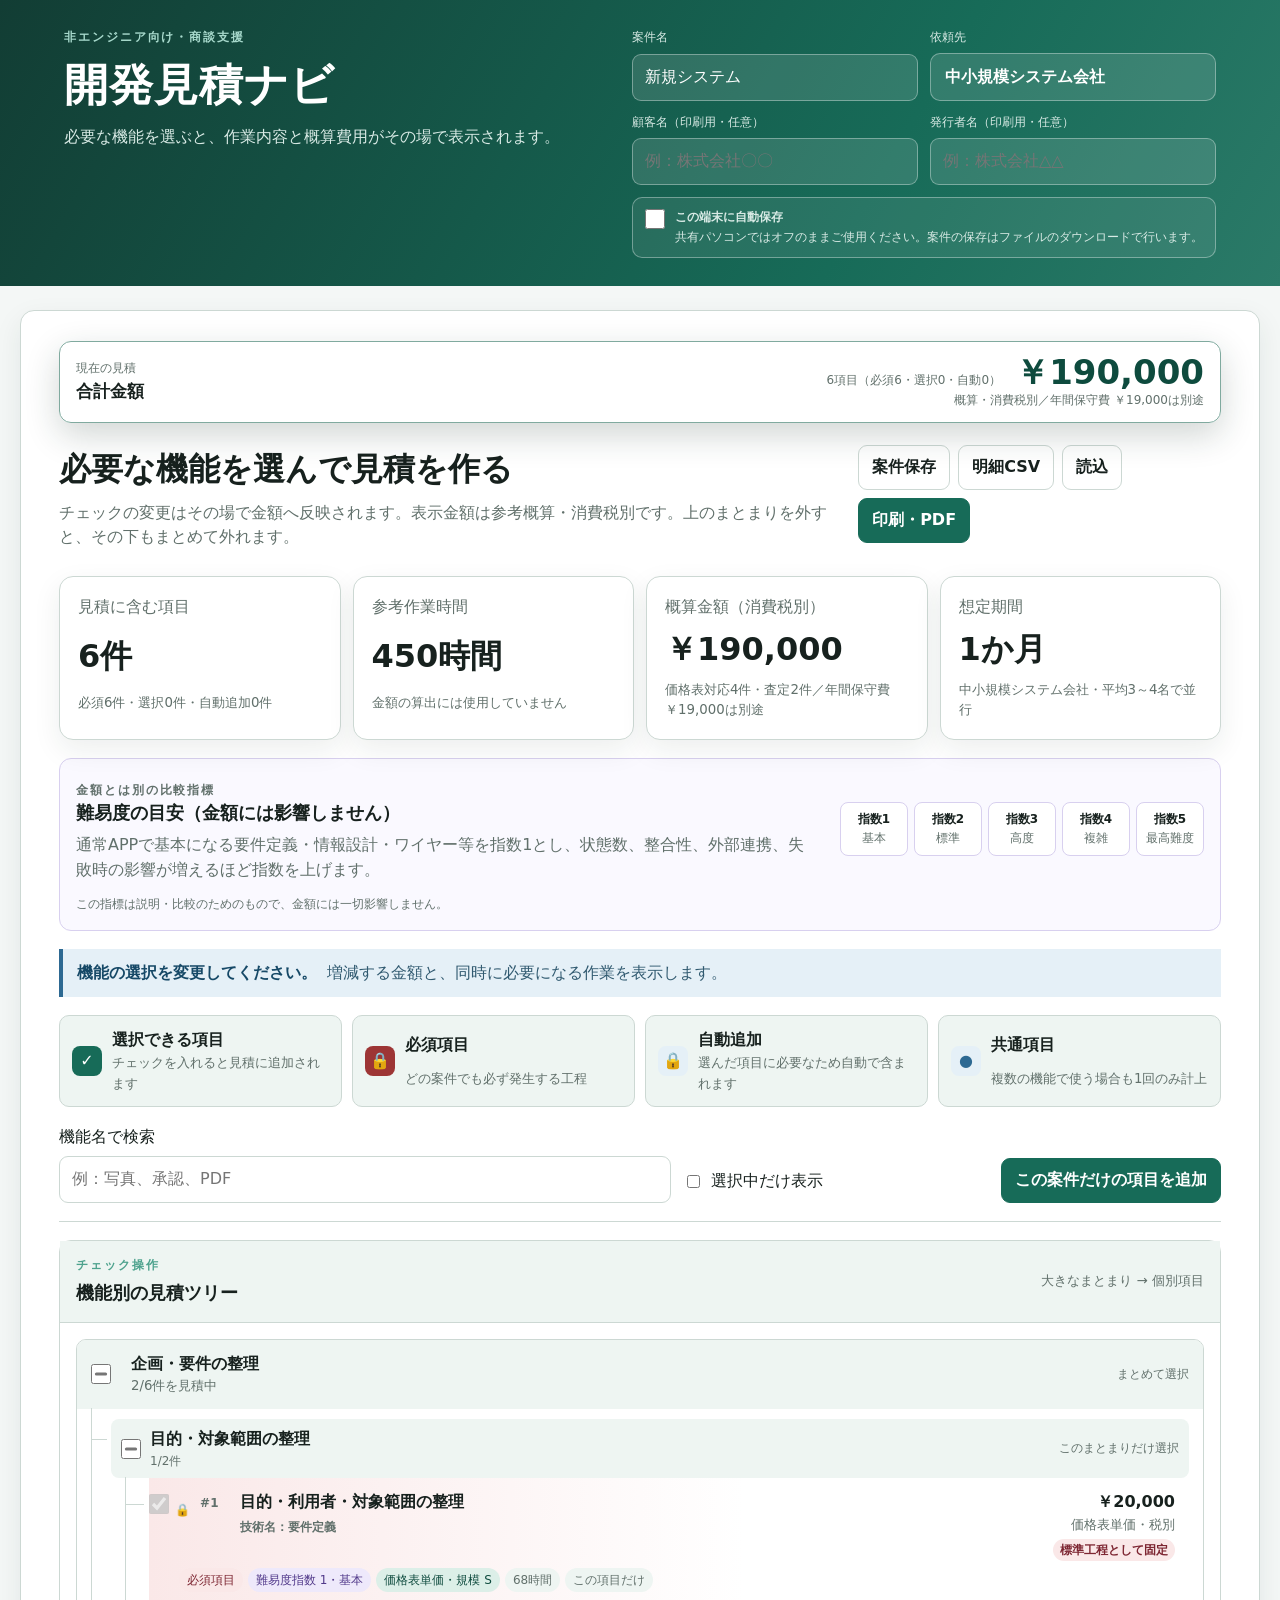
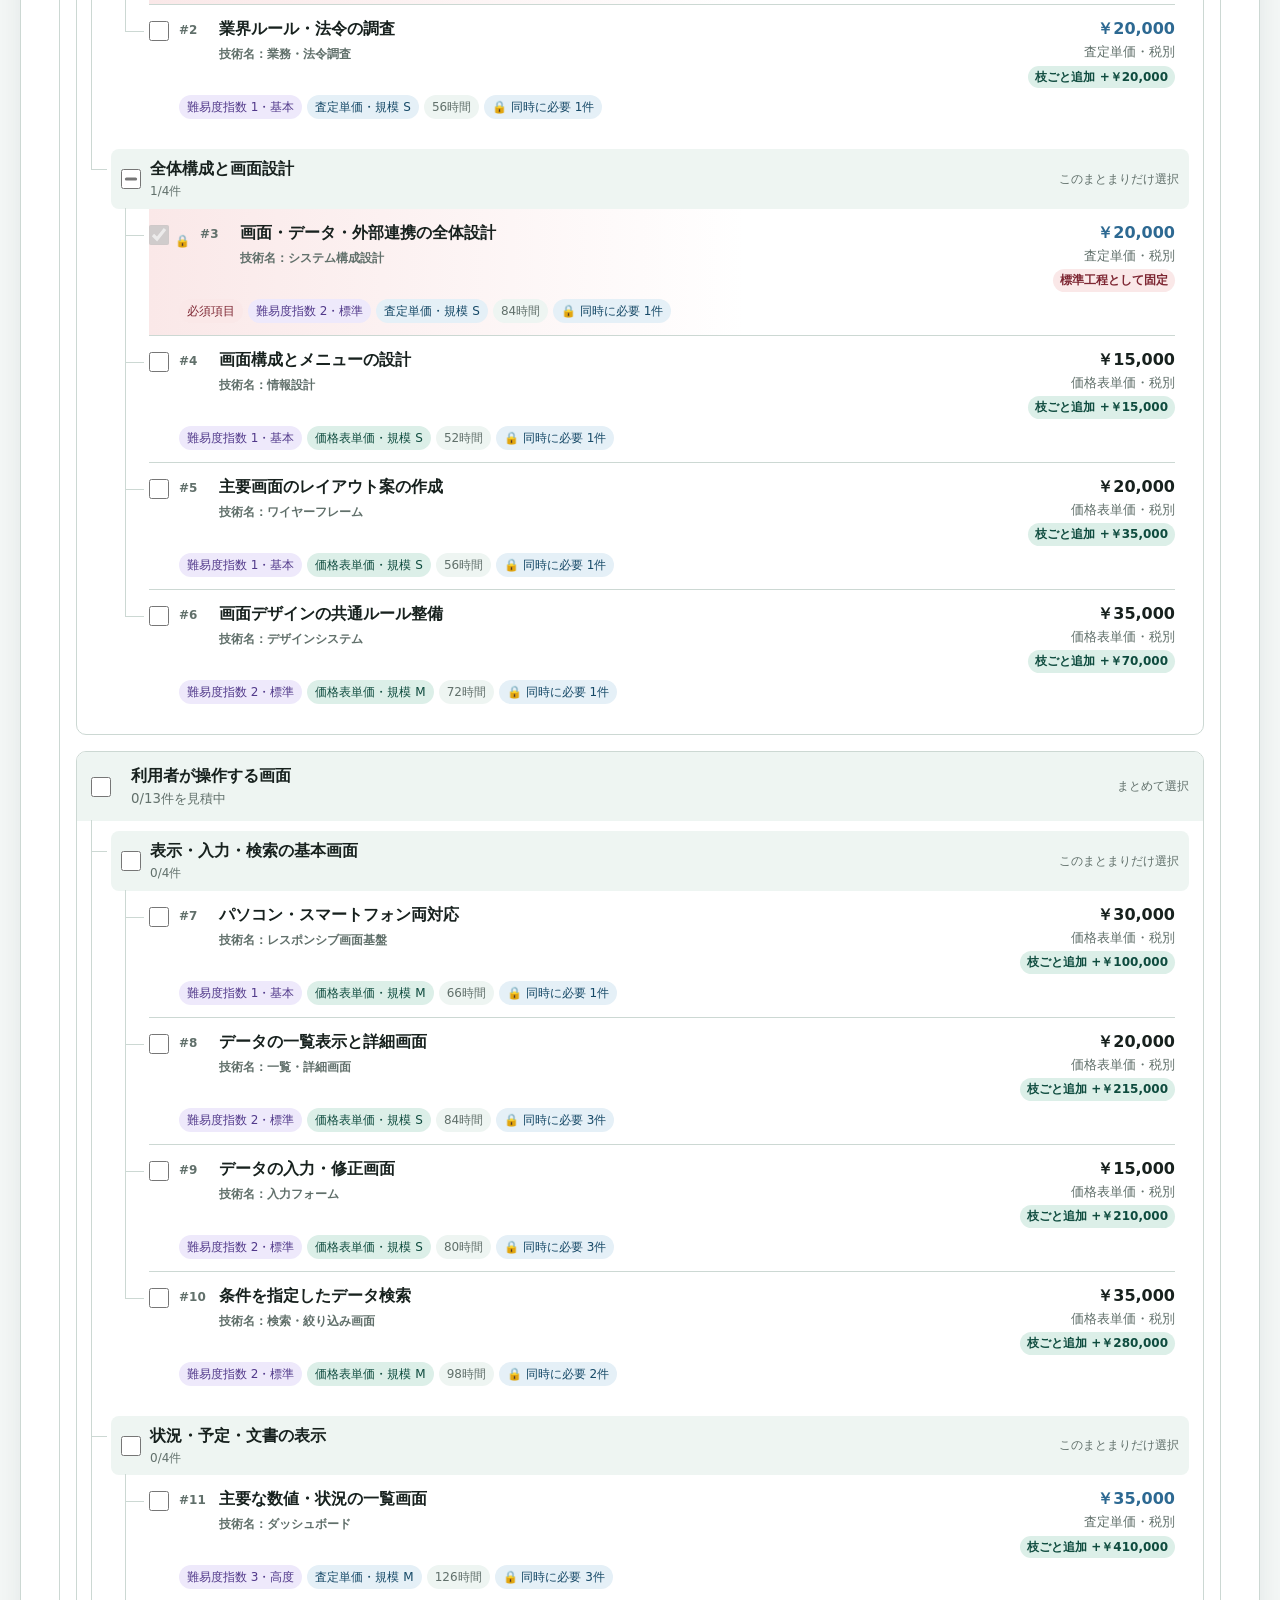
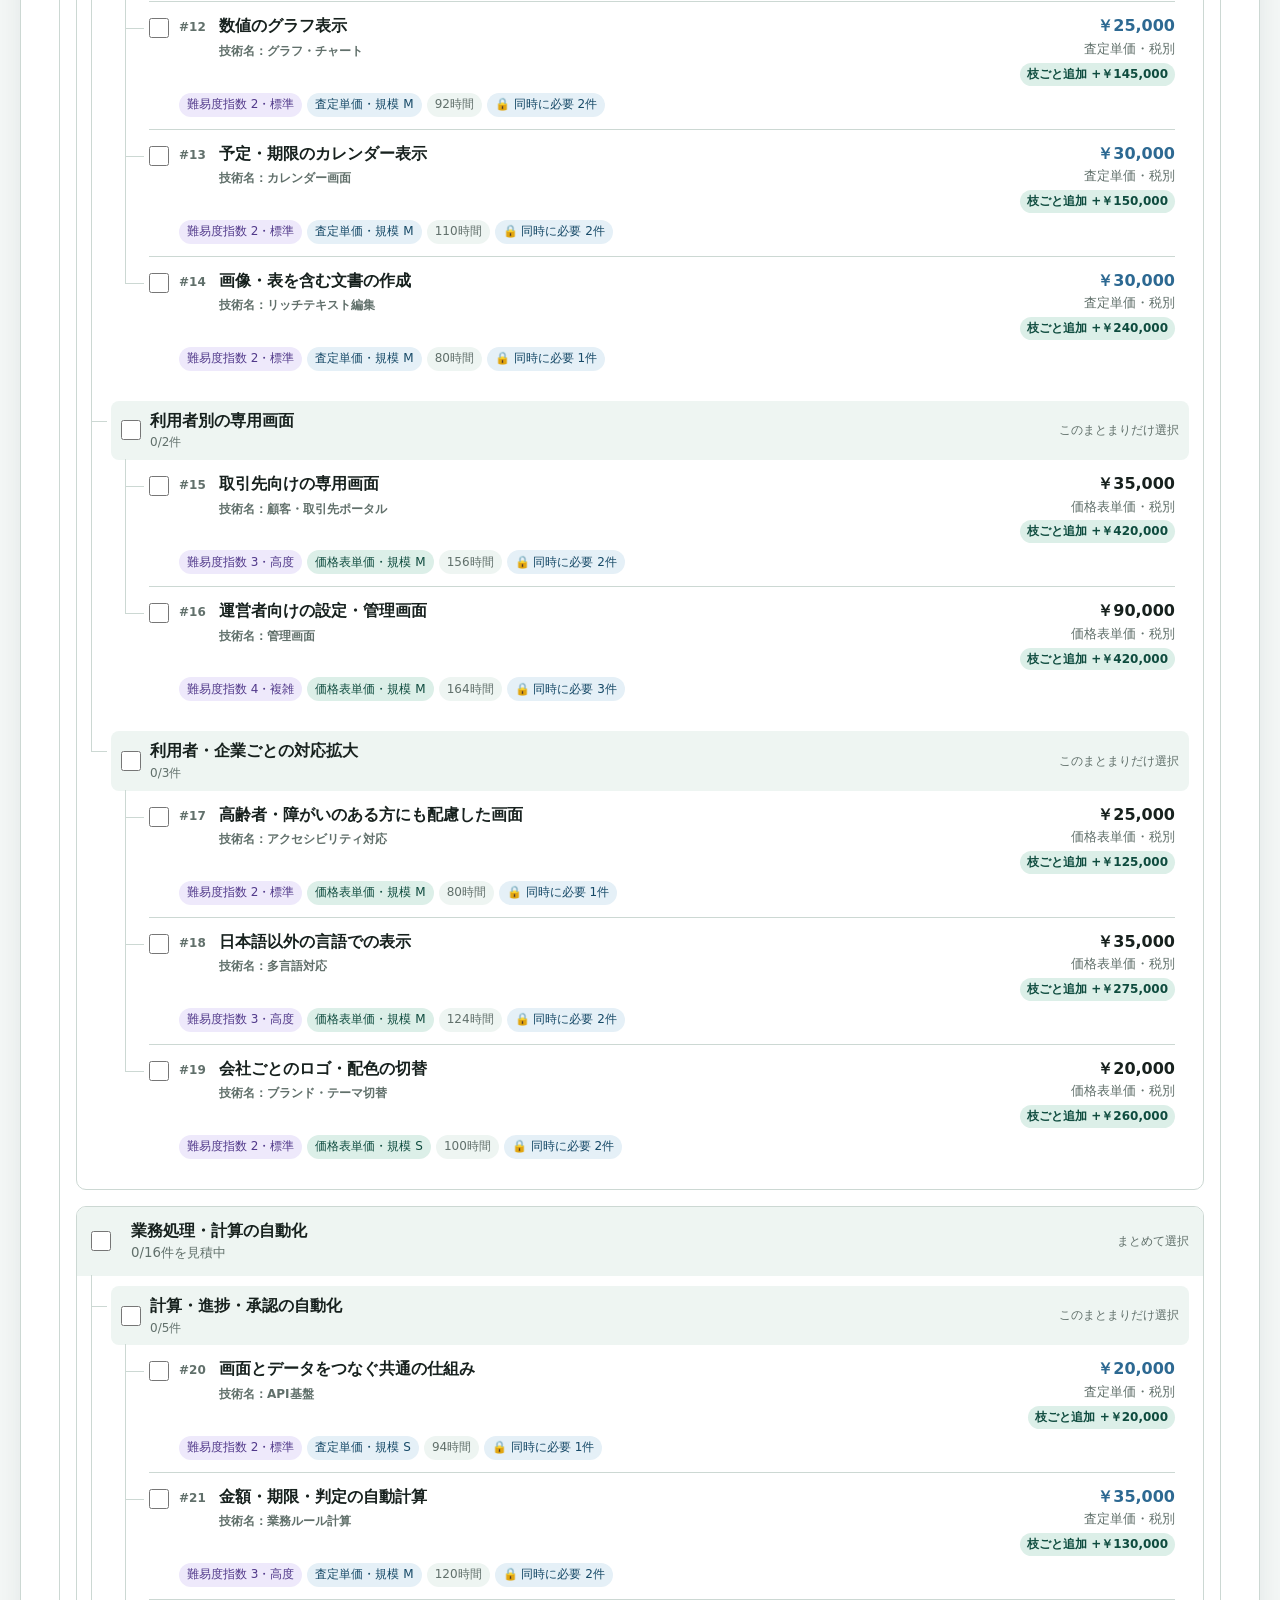
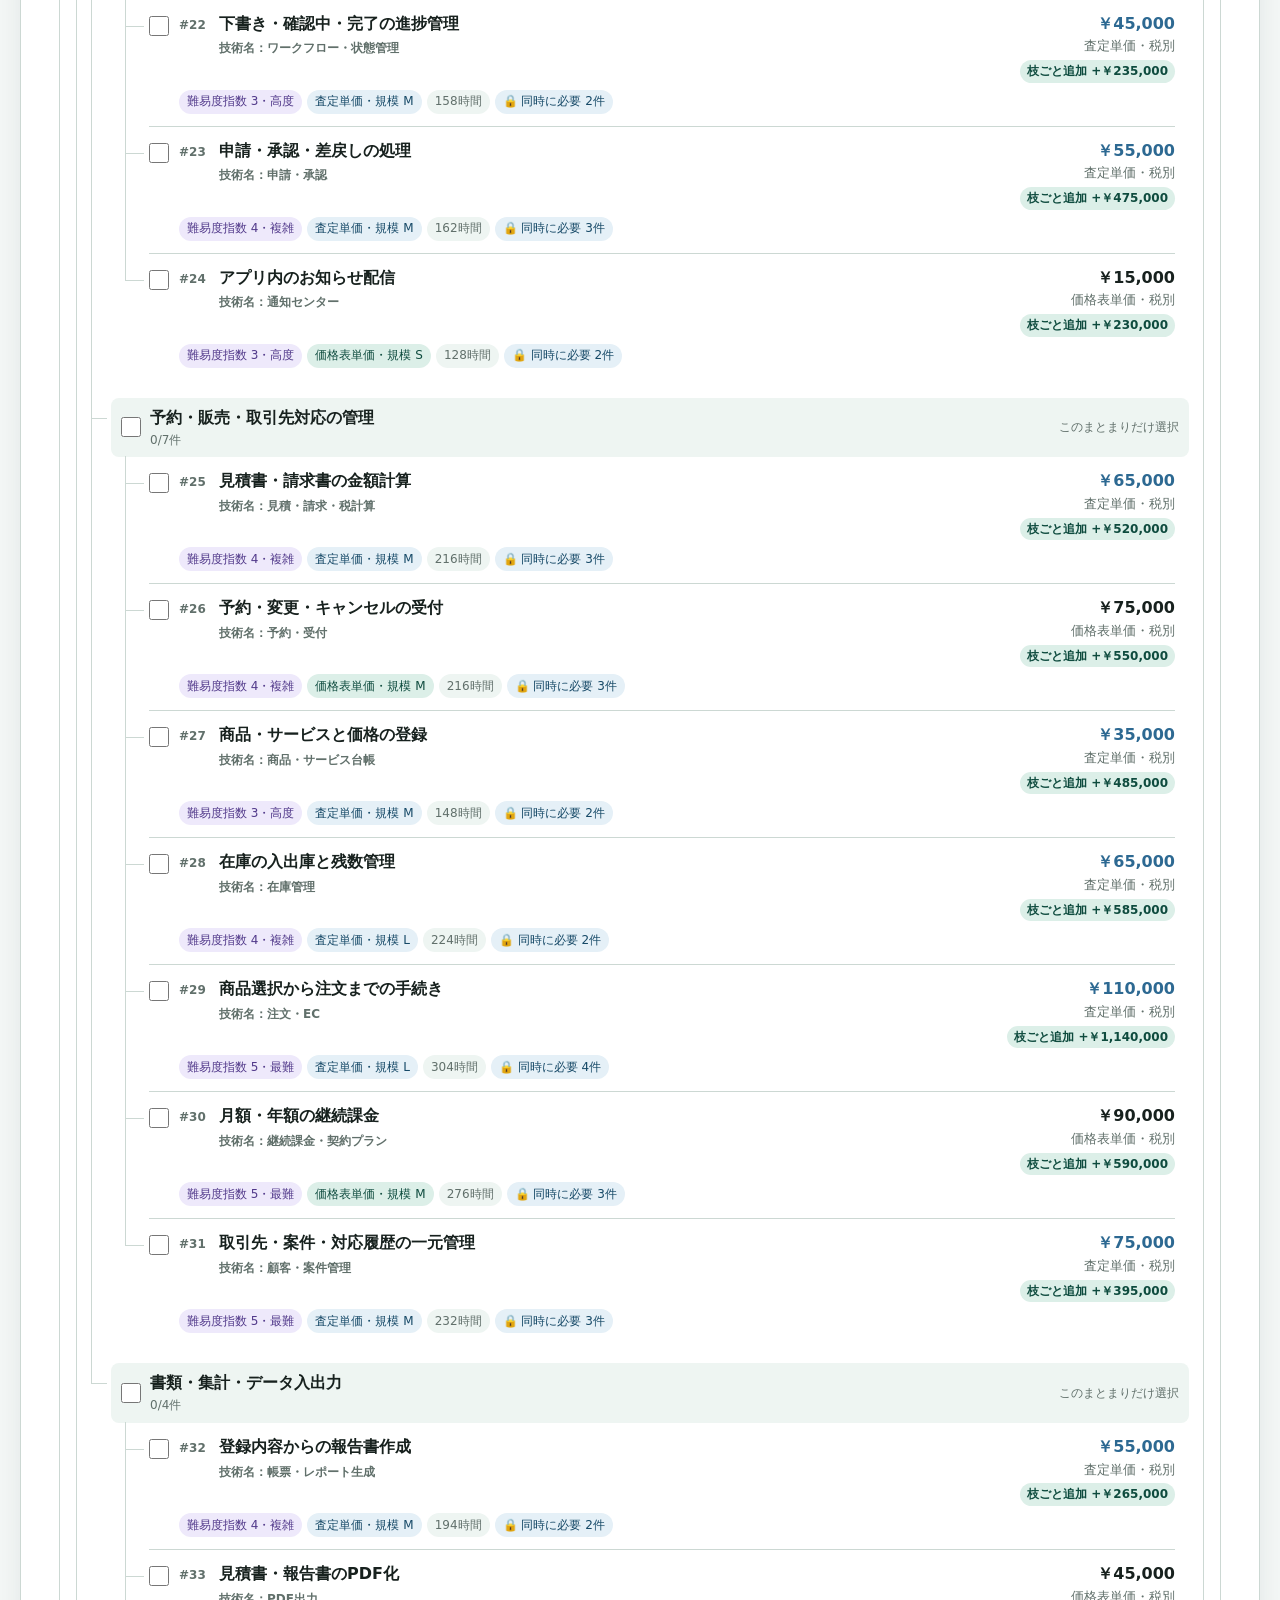
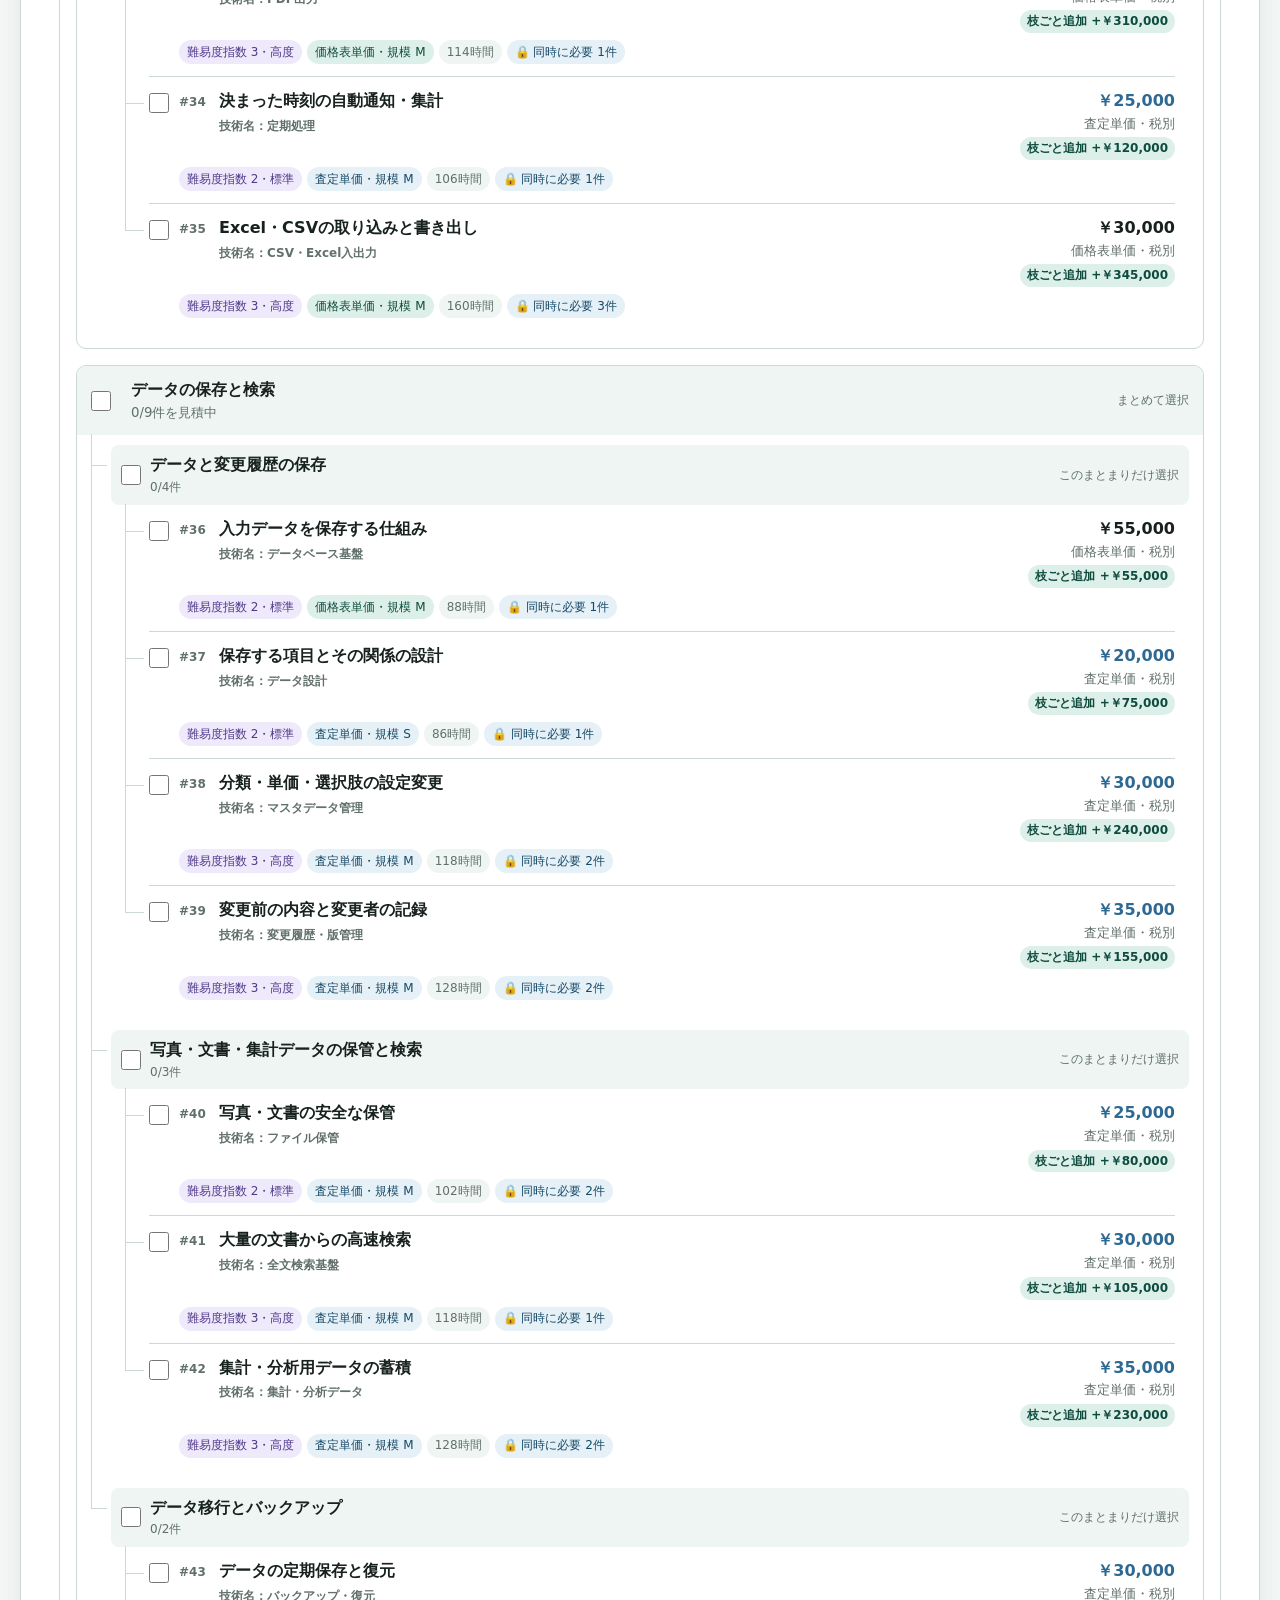
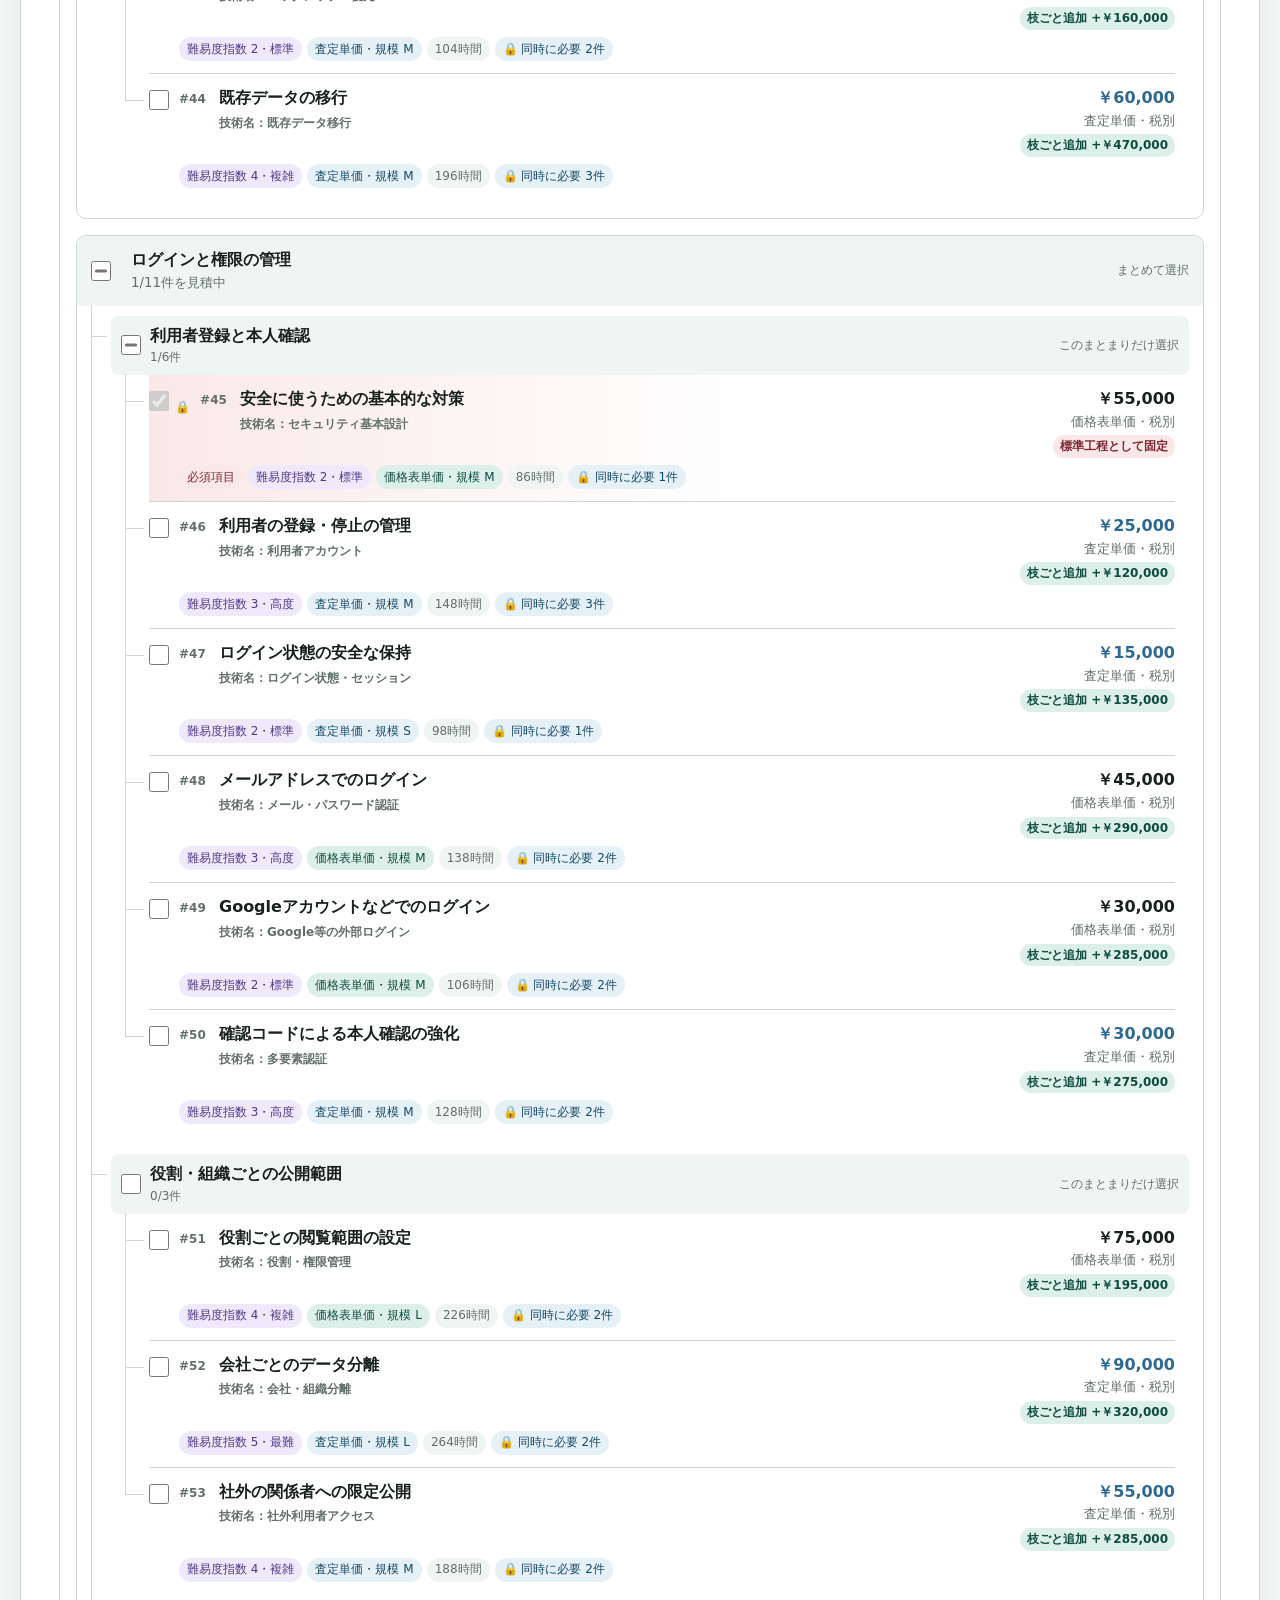
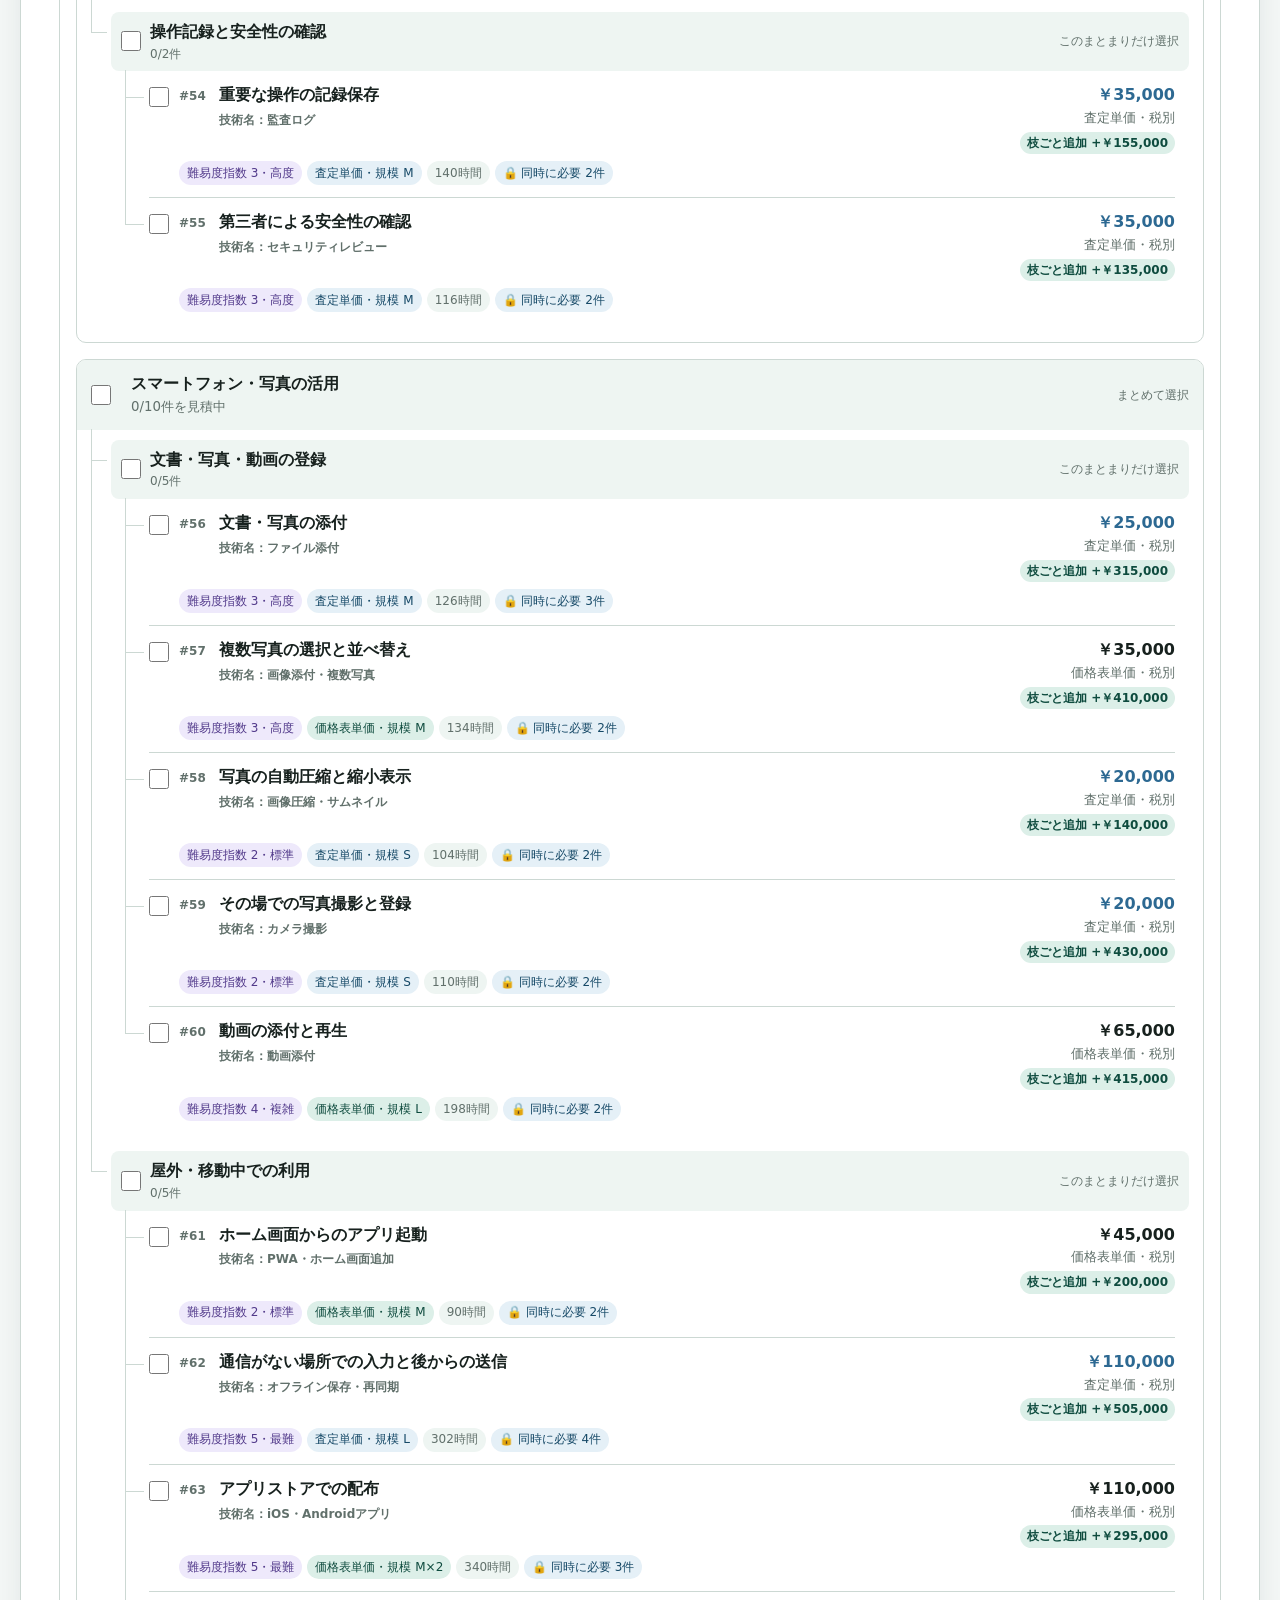
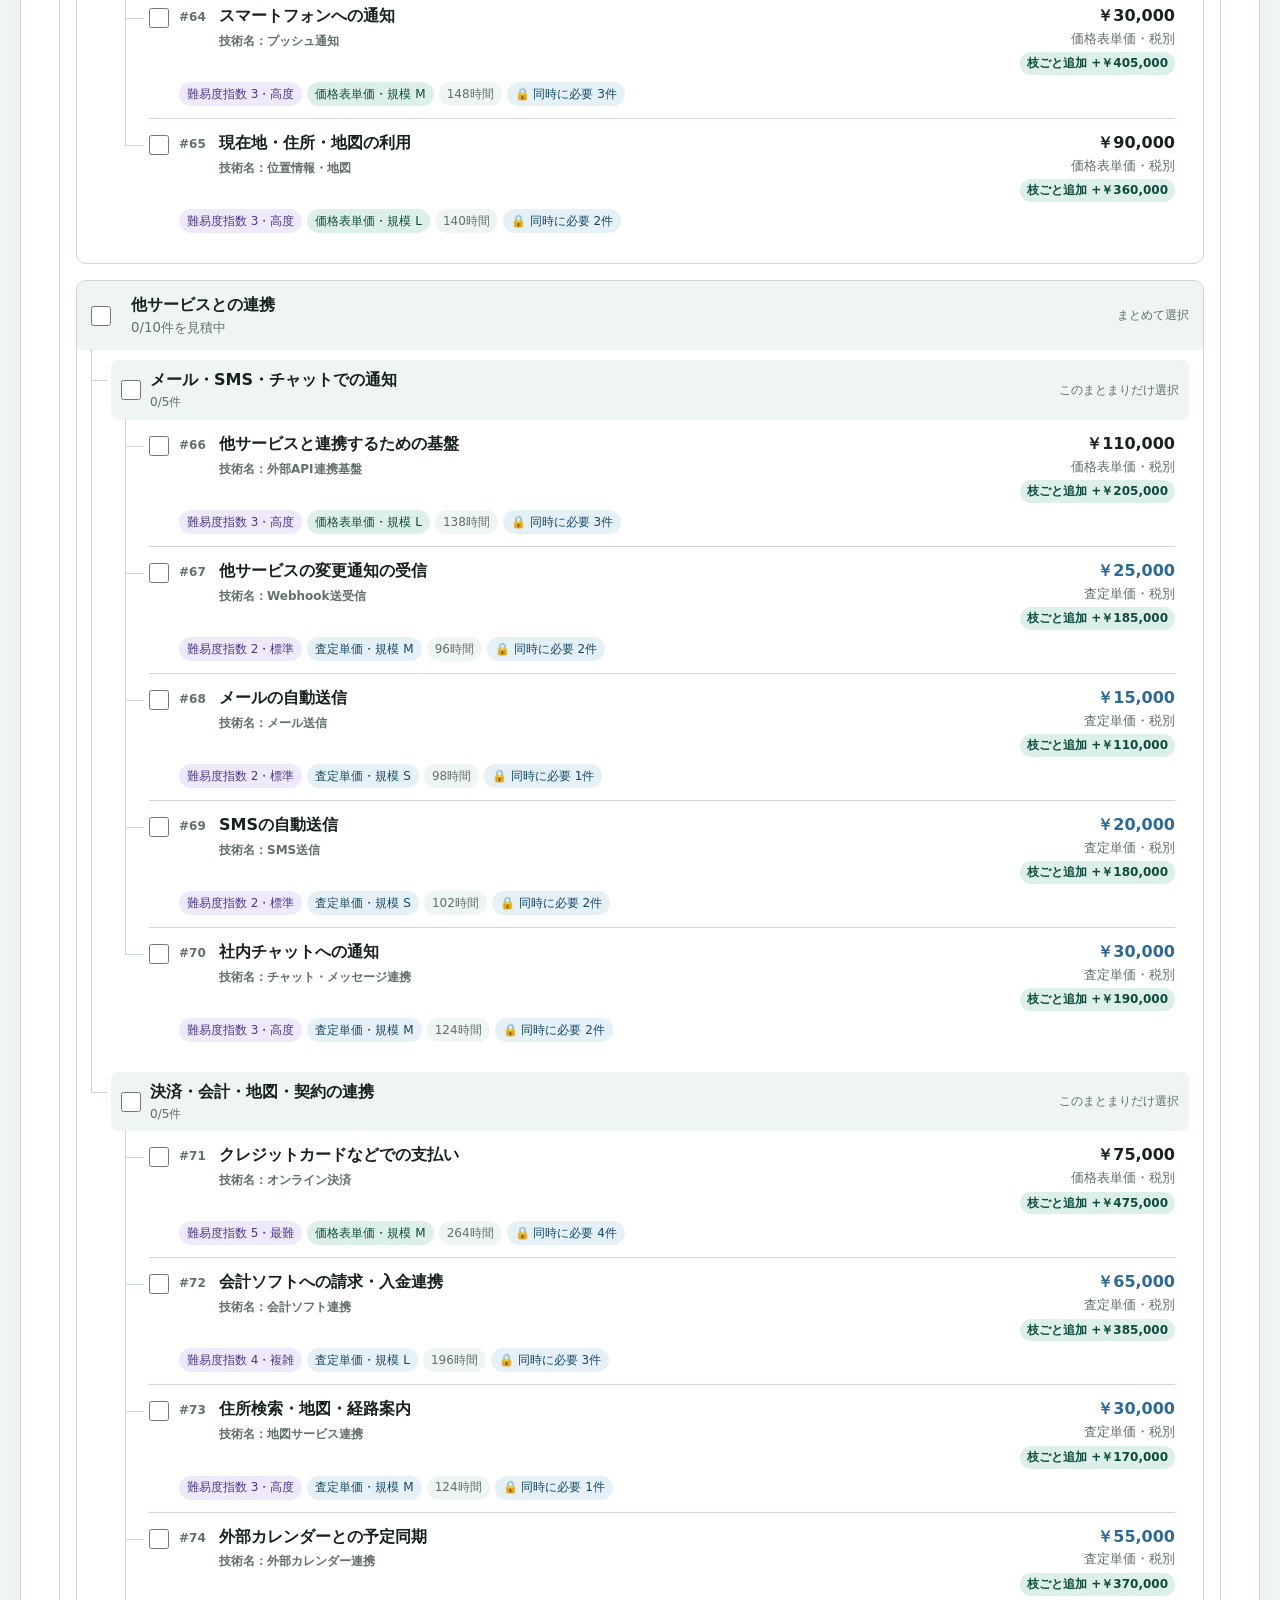
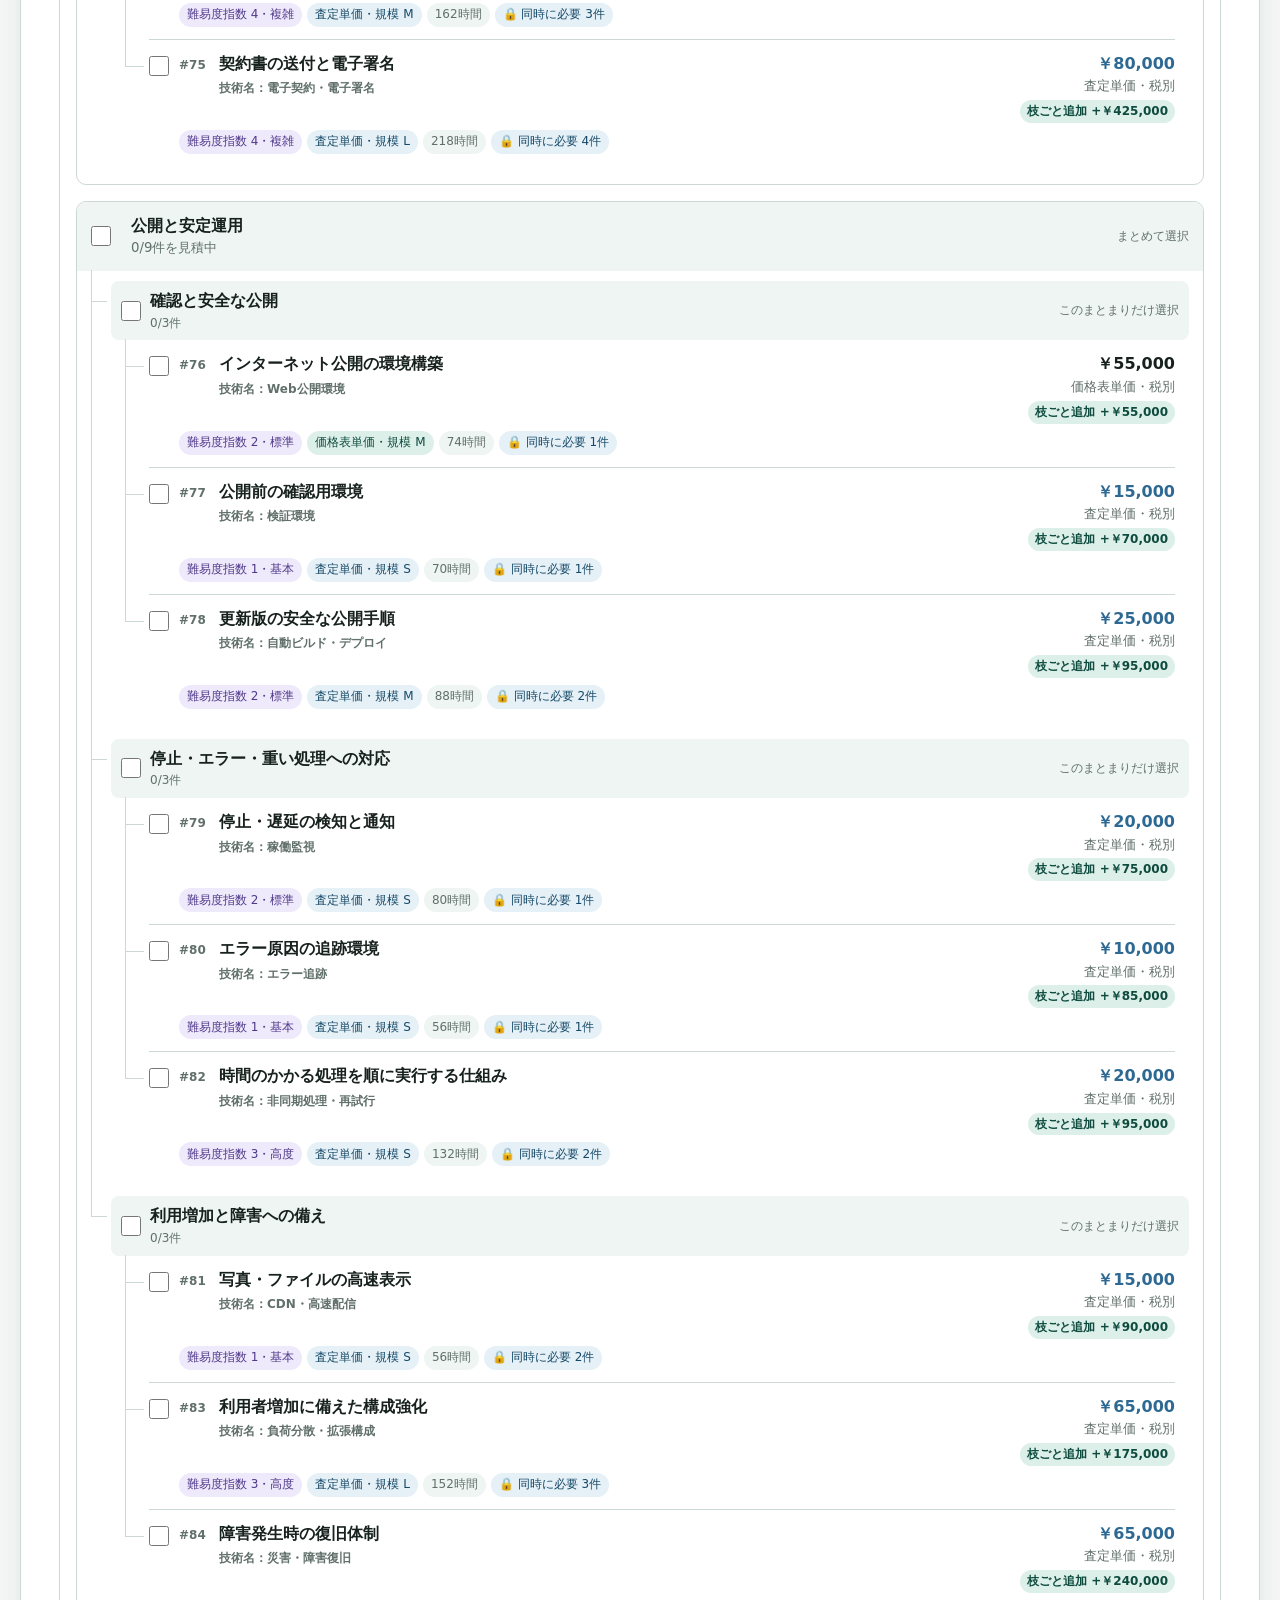
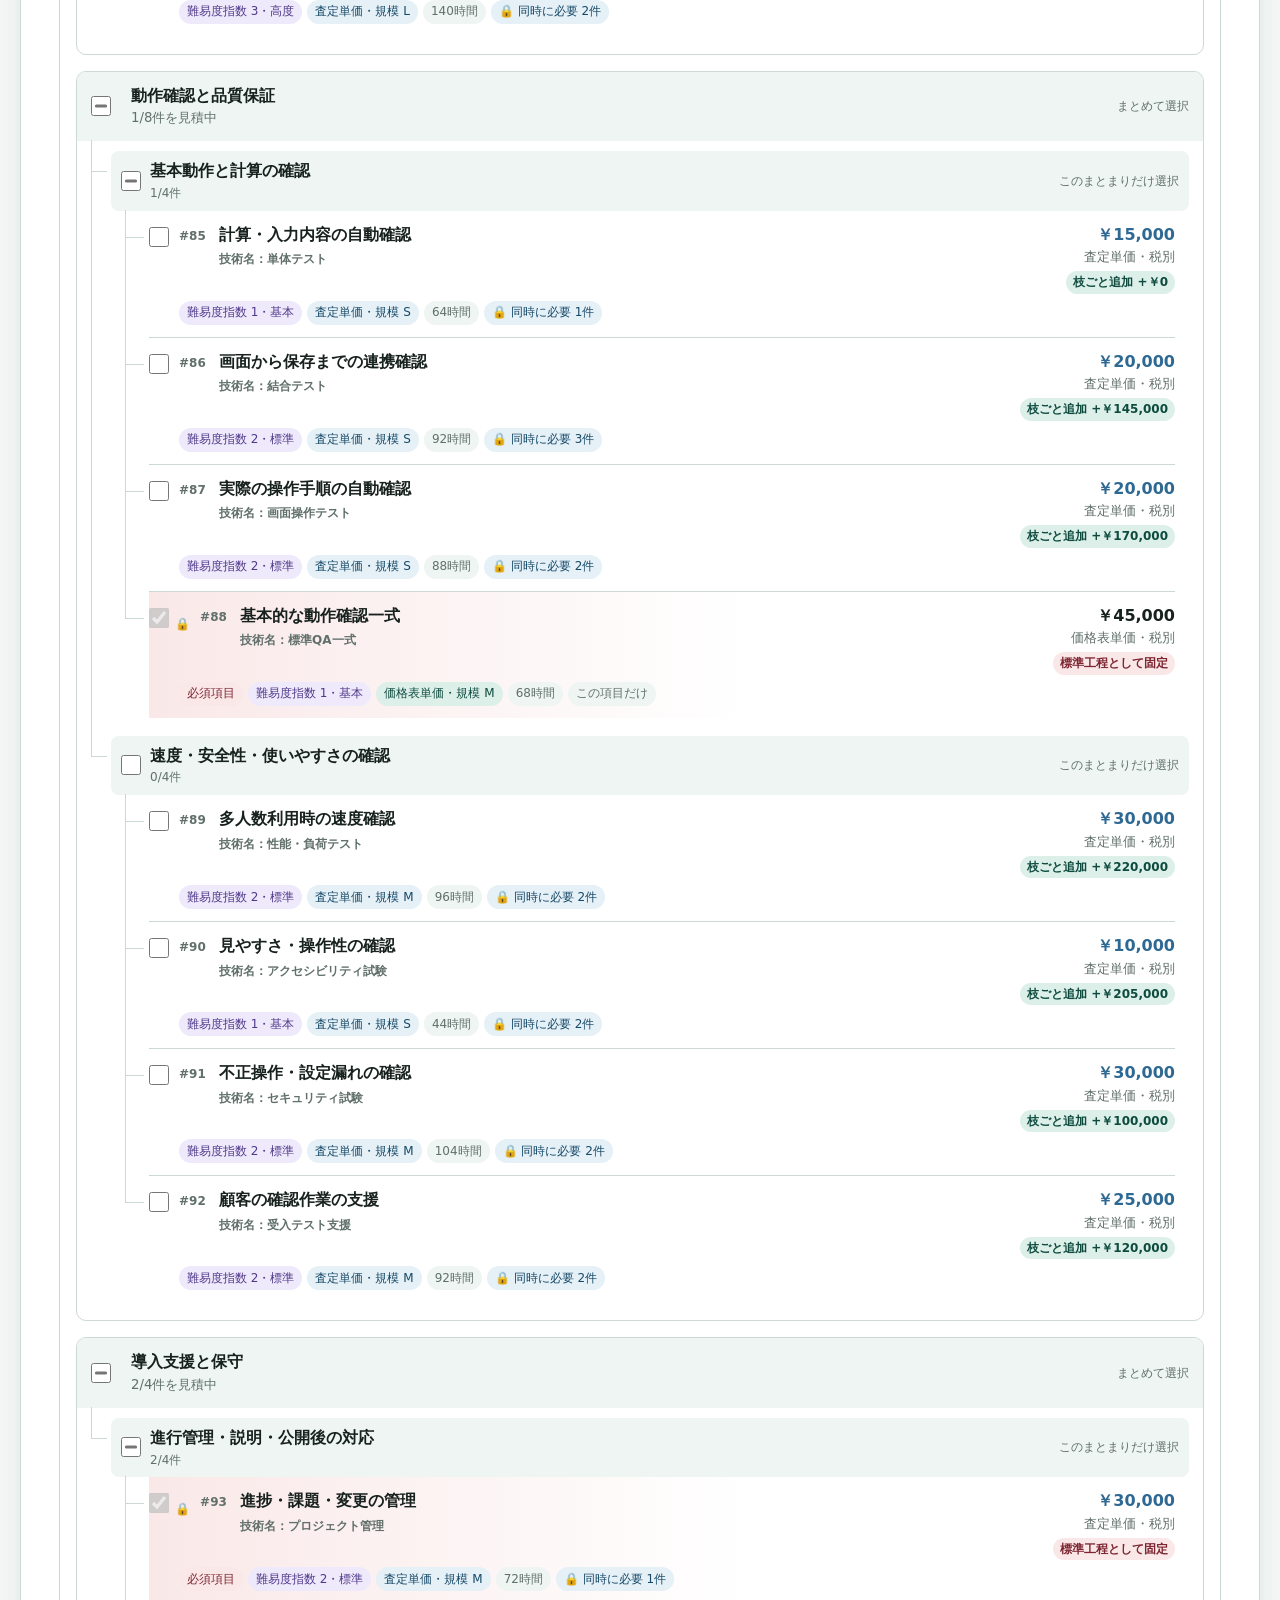
<file: index.html>
<!doctype html>
<html lang="ja">
<head>
  <meta charset="utf-8">
  <meta name="viewport" content="width=device-width, initial-scale=1">
  <meta name="color-scheme" content="light dark">
  <title>開発見積ナビ</title>
  <link rel="stylesheet" href="styles.css">
</head>
<body>
  <header class="app-header">
    <div>
      <p class="eyebrow">非エンジニア向け・商談支援</p>
      <h1>開発見積ナビ</h1>
      <p class="subtitle">必要な機能を選ぶと、作業内容と概算費用がその場で表示されます。</p>
    </div>
    <div class="header-fields">
      <label>
        <span>案件名</span>
        <input id="project-name" type="text" value="新規システム" maxlength="80">
      </label>
      <label>
        <span>依頼先</span>
        <output class="fixed-field">中小規模システム会社</output>
      </label>
      <label>
        <span>顧客名（印刷用・任意）</span>
        <input id="customer-name" type="text" maxlength="80" placeholder="例：株式会社〇〇">
      </label>
      <label>
        <span>発行者名（印刷用・任意）</span>
        <input id="issuer-name" type="text" maxlength="80" placeholder="例：株式会社△△">
      </label>
      <label class="persistence-toggle">
        <input id="auto-save" type="checkbox">
        <span><strong>この端末に自動保存</strong><small>共有パソコンではオフのままご使用ください。案件の保存はファイルのダウンロードで行います。</small></span>
      </label>
    </div>
  </header>

  <main>
    <section id="page-estimate">
      <section class="estimate-sticky-total" aria-label="追従する見積金額">
        <div class="sticky-total-heading">
          <span>現在の見積</span>
          <strong>合計金額</strong>
        </div>
        <div class="sticky-total-amount">
          <span id="sticky-summary-count">0項目</span>
          <strong id="sticky-summary-cost">￥0</strong>
          <small id="sticky-summary-note">概算・消費税別／年間保守費は別途</small>
        </div>
      </section>

      <div class="phase-intro">
        <div>
          
          <h2 id="estimate-heading">必要な機能を選んで見積を作る</h2>
          <p>チェックの変更はその場で金額へ反映されます。表示金額は参考概算・消費税別です。上のまとまりを外すと、その下もまとめて外れます。</p>
        </div>
        <div class="action-row">
          <button id="export-json" type="button" class="secondary">案件保存</button>
          <button id="export-csv" type="button" class="secondary">明細CSV</button>
          <button id="import-json" type="button" class="secondary">読込</button>
          <button id="print-estimate" type="button" class="primary">印刷・PDF</button>
          <input id="import-file" type="file" accept="application/json" hidden>
        </div>
      </div>

      <section class="summary-grid" aria-label="見積概要" aria-live="polite">
        <article><span>見積に含む項目</span><strong id="summary-count">0件</strong><small id="summary-count-detail">選択0・自動追加0</small></article>
        <article><span>参考作業時間</span><strong id="summary-hours">0時間</strong><small id="summary-months">金額の算出には使用していません</small></article>
        <article><span>概算金額（消費税別）</span><strong id="summary-cost">￥0</strong><small id="summary-price-note">価格表対応分と査定分の合計</small></article>
        <article><span>想定期間</span><strong id="summary-duration">0か月</strong><small id="summary-team">3〜4名で並行作業した場合</small></article>
      </section>

      <section id="pricing-review-warning" class="pricing-review-warning" aria-live="polite" hidden>
        <strong></strong><span></span>
      </section>

      <section class="difficulty-scale" aria-labelledby="difficulty-scale-heading">
        <div>
          <p class="step">金額とは別の比較指標</p>
          <h3 id="difficulty-scale-heading">難易度の目安（金額には影響しません）</h3>
          <p>通常APPで基本になる要件定義・情報設計・ワイヤー等を指数1とし、状態数、整合性、外部連携、失敗時の影響が増えるほど指数を上げます。</p>
        </div>
        <ol>
          <li><strong>指数1</strong><span>基本</span></li>
          <li><strong>指数2</strong><span>標準</span></li>
          <li><strong>指数3</strong><span>高度</span></li>
          <li><strong>指数4</strong><span>複雑</span></li>
          <li><strong>指数5</strong><span>最高難度</span></li>
        </ol>
        <small>この指標は説明・比較のためのもので、金額には一切影響しません。</small>
      </section>

      <section class="print-document-meta" aria-label="見積書情報">
        <h2>開発費用 参考概算書</h2>
        <dl>
          <div><dt>案件名</dt><dd id="print-project-name">—</dd></div>
          <div><dt>宛先</dt><dd id="print-customer-name">—</dd></div>
          <div><dt>発行者</dt><dd id="print-issuer-name">—</dd></div>
          <div><dt>見積番号</dt><dd id="print-estimate-number">—</dd></div>
          <div><dt>作成日</dt><dd id="print-created-at">—</dd></div>
          <div><dt>有効期限</dt><dd id="print-valid-until">—</dd></div>
        </dl>
        <p>本書は参考概算です。表示金額は消費税別で、正式見積ではありません。年間保守費は機能単価合計の10%前後を目安に別途計上します。</p>
      </section>

      <section id="impact-panel" class="impact-panel" aria-live="polite">
        <strong>機能の選択を変更してください。</strong>
        <span>増減する金額と、同時に必要になる作業を表示します。</span>
      </section>

      <section class="tree-guide">
        <div><span class="tree-symbol selectable">✓</span><strong>選択できる項目</strong><small>チェックを入れると見積に追加されます</small></div>
        <div><span class="tree-symbol mandatory">🔒</span><strong>必須項目</strong><small>どの案件でも必ず発生する工程</small></div>
        <div><span class="tree-symbol locked">🔒</span><strong>自動追加</strong><small>選んだ項目に必要なため自動で含まれます</small></div>
        <div><span class="tree-symbol shared">●</span><strong>共通項目</strong><small>複数の機能で使う場合も1回のみ計上</small></div>
      </section>

      <div class="feature-toolbar">
        <label><span>機能名で検索</span><input id="feature-search" type="search" placeholder="例：写真、承認、PDF"></label>
        <label class="toggle-label"><input id="selected-only" type="checkbox"><span>選択中だけ表示</span></label>
        <button id="open-custom-dialog" type="button" class="primary">この案件だけの項目を追加</button>
      </div>

      <div class="estimate-workspace">
        <section class="function-tree-panel" aria-labelledby="function-tree-heading">
          <div class="panel-heading">
            <div><p class="step">チェック操作</p><h3 id="function-tree-heading">機能別の見積ツリー</h3></div>
            <small>大きなまとまり → 個別項目</small>
          </div>
          <div id="feature-tree" class="feature-tree"></div>
        </section>

        <aside class="dependency-inspector" aria-labelledby="dependency-heading">
          <div class="panel-heading">
            <div><p class="step">自動で追加</p><h3 id="dependency-heading">同時に必要になる項目</h3></div>
          </div>
          <p id="dependency-help">上の項目名を押すと、実現するために同時に必要となる項目を表示します。</p>
          <div id="dependency-tree" class="dependency-tree"></div>
          <div id="reverse-dependencies" class="reverse-dependencies"></div>
        </aside>
      </div>

      <details class="estimate-details">
        <summary>参考工数と機能別の固定単価を確認する</summary>
        <div class="estimate-settings">
          <label><span>1人が1か月に作業する時間（期間換算用）</span><input id="hours-per-month" type="number" min="80" max="200" step="10" value="160"></label>
        </div>

        <h3>作業別の参考工数</h3>
        <p class="table-note">作業時間は期間検討用の参考値です。価格は工数計算ではなく、下表の機能別固定単価を使用します。</p>
        <div class="table-wrap"><table id="role-table"><caption class="sr-only">担当作業別の参考工数</caption><thead><tr><th>作業</th><th>時間</th></tr></thead><tbody></tbody></table></div>

        <h3>項目別の単価明細</h3>
        <p class="table-note">価格表に対応する34項目と、規模・難易度・再利用性から査定した62項目を基準値とし、見積単価は基準値に一律の調整率を掛けて5,000円単位に丸めた金額です。項目ごとの個別値引きは行っていません。難易度指数は金額を変更しない、説明・比較用の別指標です。</p>
        <div class="table-wrap"><table id="feature-table"><caption class="sr-only">機能別固定単価の明細（消費税別）</caption><thead><tr><th>項目番号</th><th>状態</th><th>分類</th><th>見積項目</th><th>価格表の対応項目</th><th>難易度指数</th><th>規模</th><th>参考工数</th><th>固定単価（税別）</th></tr></thead><tbody></tbody></table></div>
      </details>

      <label class="notes-field"><span>前提・除外事項・ヒアリングメモ</span><textarea id="project-notes" rows="6" placeholder="例：帳票は1種類。既存データ移行と外部サービス利用料は別途。"></textarea></label>
      <section class="print-notes" aria-label="前提・除外事項・ヒアリングメモ"><h3>前提・除外事項・ヒアリングメモ</h3><p id="print-project-notes">記載なし</p></section>
    </section>
  </main>

  <footer>
    <button id="reset-project" type="button" class="danger">案件を初期化</button>
    <p>表示金額は、価格表対応分と査定分を基準値として一律の調整率を掛けた、消費税別の参考概算です。市場相場や正式見積ではありません。年間保守費は合計の10%前後を目安に別途計上します。</p>
  </footer>

  <dialog id="custom-dialog">
    <form id="custom-feature-form" method="dialog">
      <div class="dialog-heading">
        <div><p class="step">この案件だけ</p><h2>見積項目を追加する</h2></div>
        <button type="button" id="close-custom-dialog" class="icon-button" aria-label="閉じる">×</button>
      </div>
      <div class="custom-grid">
        <label><span>項目名</span><input id="custom-name" required maxlength="80" placeholder="例：現場ごとの独自点検表の作成"></label>
        <label><span>分類</span><select id="custom-layer"></select></label>
        <label><span>一般的な相場金額（消費税別）</span><input id="custom-price" type="number" min="0" step="10000" value="0"><small id="custom-price-converted">見積単価 ￥0</small></label>
        <label><span>規模</span><select id="custom-price-size"><option value="—">未設定</option><option value="S">S（小）</option><option value="M">M（中）</option><option value="L">L（大）</option></select></label>
        <label class="wide"><span>説明</span><textarea id="custom-description" rows="2" maxlength="240"></textarea></label>
      </div>
      <fieldset><legend>この項目にかかる作業時間（担当ごと）</legend><div id="custom-hours" class="hours-grid"></div></fieldset>
      <fieldset>
        <legend>同時に必要になる項目</legend>
        <input id="custom-dependency-search" type="search" placeholder="項目名を検索">
        <div id="custom-dependencies" class="dependency-picker"></div>
      </fieldset>
      <p id="custom-error" class="error-text" role="alert"></p>
      <div class="dialog-actions"><button type="button" id="cancel-custom" class="secondary">キャンセル</button><button type="submit" class="primary">追加して選択</button></div>
    </form>
  </dialog>

  <script src="engine.js"></script>
  <script src="catalog.js"></script>
  <script src="app.js"></script>
</body>
</html>
</file>
<file: styles.css>
:root {
  color-scheme: light;
  --bg: #f4f7f6;
  --surface: #ffffff;
  --surface-soft: #eef5f2;
  --text: #17211e;
  --muted: #61706b;
  --primary: #176b58;
  --primary-dark: #0e4b3e;
  --primary-soft: #dcefe8;
  --blue: #2d6992;
  --blue-soft: #e5f0f7;
  --amber: #9d670d;
  --amber-soft: #fff1d4;
  --danger: #9d3535;
  --danger-soft: #fae8e8;
  --border: #ccd8d3;
  --shadow: 0 10px 28px rgba(23, 48, 41, 0.08);
  --radius: 14px;
}

* { box-sizing: border-box; }

body {
  margin: 0;
  min-width: 320px;
  background: var(--bg);
  color: var(--text);
  font-family: "Noto Sans JP", "Yu Gothic UI", "Meiryo", system-ui, sans-serif;
  line-height: 1.55;
}

button, input, select, textarea { font: inherit; }
button { cursor: pointer; }
button:focus-visible, input:focus-visible, select:focus-visible, textarea:focus-visible {
  outline: 3px solid rgba(45, 105, 146, 0.3);
  outline-offset: 2px;
}

.app-header {
  display: flex;
  justify-content: space-between;
  gap: 28px;
  padding: 28px clamp(20px, 5vw, 72px);
  color: #fff;
  background: linear-gradient(120deg, #123d34, #176b58 68%, #2b7a68);
}

.app-header h1 { margin: 0; font-size: clamp(28px, 4vw, 44px); letter-spacing: 0.02em; }
.eyebrow, .step { margin: 0 0 4px; color: #4da28d; font-size: 12px; font-weight: 700; letter-spacing: 0.16em; }
.app-header .eyebrow { color: #a7d9cc; }
.subtitle { margin: 6px 0 0; color: #d8eae5; }
.header-fields { display: grid; grid-template-columns: minmax(190px, 1fr) minmax(220px, 1fr); gap: 12px; align-self: end; }
.header-fields label, .feature-toolbar label, .estimate-settings label, .custom-grid label, .notes-field, .focus-select { display: grid; gap: 6px; }
.header-fields label span { color: #d8eae5; font-size: 12px; }
.header-fields .persistence-toggle {
  grid-column: 1 / -1;
  display: flex;
  align-items: flex-start;
  gap: 10px;
  padding: 10px 12px;
  border: 1px solid rgba(255,255,255,.35);
  border-radius: 10px;
  background: rgba(255,255,255,.08);
}
.app-header > * { min-width: 0; }
.persistence-toggle input { width: 20px; height: 20px; margin: 1px 0 0; accent-color: var(--primary); }
.persistence-toggle > span { display: grid; min-width: 0; gap: 2px; overflow-wrap: anywhere; }
.persistence-toggle small { color: #d8eae5; font-size: 12px; font-weight: 400; }

input, select, textarea {
  width: 100%;
  border: 1px solid var(--border);
  border-radius: 9px;
  padding: 10px 12px;
  color: var(--text);
  background: var(--surface);
}

.header-fields input, .header-fields select, .header-fields .fixed-field { border-color: rgba(255,255,255,.35); background: rgba(255,255,255,.12); color: #fff; }
.header-fields .fixed-field { display: block; min-height: 44px; padding: 11px 14px; border: 1px solid rgba(255,255,255,.35); border-radius: 10px; font-weight: 700; }
.header-fields option { color: var(--text); background: var(--surface); }

main { width: min(1240px, calc(100% - 32px)); margin: 24px auto 48px; }

.summary-grid {
  display: grid;
  grid-template-columns: repeat(4, minmax(0, 1fr));
  gap: 12px;
}

.summary-grid article {
  display: grid;
  gap: 5px;
  min-height: 122px;
  padding: 18px;
  border: 1px solid var(--border);
  border-radius: var(--radius);
  background: var(--surface);
  box-shadow: var(--shadow);
}

.summary-grid article span, .summary-grid article small { color: var(--muted); }
.summary-grid article strong { font-size: clamp(22px, 3vw, 32px); font-variant-numeric: tabular-nums; }

.pricing-review-warning { display: flex; gap: 10px; margin: 14px 0 0; padding: 12px 14px; border-left: 4px solid var(--amber); background: var(--amber-soft); color: #704b0b; }
.pricing-review-warning[hidden] { display: none; }
.pricing-review-warning strong { white-space: nowrap; }

.tabs {
  display: grid;
  grid-template-columns: repeat(4, 1fr);
  margin-top: 22px;
  border-bottom: 1px solid var(--border);
}

.tabs button {
  border: 0;
  border-bottom: 3px solid transparent;
  padding: 14px 10px;
  background: transparent;
  color: var(--muted);
  font-weight: 700;
}

.tabs button[aria-selected="true"] { border-bottom-color: var(--primary); color: var(--primary); }

.impact-panel {
  display: flex;
  align-items: baseline;
  gap: 10px;
  margin: 18px 0;
  padding: 12px 14px;
  border-left: 4px solid var(--blue);
  background: var(--blue-soft);
}
.impact-panel strong { color: #164967; }
.impact-panel span { color: #315a70; }
.impact-panel.is-warning { border-left-color: var(--amber); background: var(--amber-soft); }
.impact-panel.is-warning strong, .impact-panel.is-warning span { color: #704b0b; }

.tab-panel {
  padding: clamp(20px, 4vw, 38px);
  border: 1px solid var(--border);
  border-radius: var(--radius);
  background: var(--surface);
  box-shadow: var(--shadow);
}

.section-heading {
  display: flex;
  align-items: start;
  justify-content: space-between;
  gap: 20px;
  margin-bottom: 28px;
}
.section-heading h2, .dialog-heading h2 { margin: 0; font-size: clamp(22px, 3vw, 30px); }
.section-heading p:not(.step) { max-width: 760px; margin: 5px 0 0; color: var(--muted); }
h3 { margin: 28px 0 10px; font-size: 18px; }

.primary, .secondary, .danger, .impact-button, .custom-delete {
  border: 1px solid var(--border);
  border-radius: 9px;
  padding: 9px 13px;
  background: var(--surface);
  color: var(--text);
  font-weight: 700;
}
.primary { border-color: var(--primary); background: var(--primary); color: #fff; }
.primary.has-warning { border-color: var(--amber); outline: 3px solid var(--amber-soft); }
.secondary:hover, .impact-button:hover { background: var(--surface-soft); }
.danger { border-color: #ddbaba; color: var(--danger); background: var(--danger-soft); }
.custom-delete { padding: 5px 8px; border-color: #ddbaba; color: var(--danger); background: transparent; font-size: 12px; }

.action-row { display: flex; flex-wrap: wrap; gap: 8px; }

.toggle-label input, .feature-check input, .dependency-picker input { width: auto; accent-color: var(--primary); }

.feature-toolbar, .estimate-settings {
  display: grid;
  grid-template-columns: 2fr 1fr auto;
  align-items: end;
  gap: 12px;
  padding-bottom: 18px;
  border-bottom: 1px solid var(--border);
}
.toggle-label { display: flex !important; align-items: center; min-height: 44px; gap: 8px !important; }
.feature-list { display: grid; gap: 0; }
.feature-group { padding-top: 22px; }
.feature-group > h3 { display: flex; align-items: center; justify-content: space-between; margin: 0 0 8px; }
.feature-group > h3 span { color: var(--muted); font-size: 13px; font-weight: 400; }
.feature-card {
  display: grid;
  grid-template-columns: minmax(250px, 1.2fr) minmax(220px, 1fr) auto;
  gap: 16px;
  align-items: center;
  padding: 14px 0;
  border-top: 1px solid var(--border);
}
.feature-check { display: flex; align-items: flex-start; gap: 10px; }
.feature-check input { margin-top: 5px; }
.feature-name { font-weight: 700; }
.feature-description { display: block; margin-top: 3px; color: var(--muted); font-size: 13px; }
.feature-meta { display: flex; flex-wrap: wrap; gap: 6px; align-items: center; }
.badge { display: inline-flex; align-items: center; min-height: 24px; padding: 2px 8px; border-radius: 999px; font-size: 12px; background: var(--surface-soft); color: var(--muted); }
.badge.direct { background: var(--primary-soft); color: var(--primary-dark); }
.badge.auto { background: var(--blue-soft); color: #164967; }
.badge.answer { background: var(--amber-soft); color: #704b0b; }
.feature-actions { display: flex; gap: 7px; justify-content: flex-end; }
.impact-button { padding: 7px 9px; font-size: 12px; }
.empty-state { padding: 42px 20px; text-align: center; color: var(--muted); }

.focus-select { max-width: 620px; margin-bottom: 20px; }
.dependency-layout { display: grid; grid-template-columns: 1.4fr 1fr; gap: 28px; }
.dependency-layout > section { min-width: 0; }
.dependency-layout h3 { margin-top: 0; }
.dependency-tree ul { list-style: none; margin: 0; padding-left: 22px; border-left: 1px solid var(--border); }
.dependency-tree > ul { padding-left: 0; border-left: 0; }
.tree-node { position: relative; margin: 8px 0; padding: 9px 11px; border-radius: 9px; background: var(--surface-soft); }
.tree-node::before { content: ""; position: absolute; left: -22px; top: 50%; width: 18px; border-top: 1px solid var(--border); }
.dependency-tree > ul > li > .tree-node::before { display: none; }
.tree-node small { display: block; color: var(--muted); }
.reverse-item { padding: 11px 0; border-bottom: 1px solid var(--border); }
.reverse-item strong { display: block; }
.reverse-item span { color: var(--muted); font-size: 13px; }

.estimate-settings { grid-template-columns: minmax(240px, 420px); margin-bottom: 28px; }
.range-line { display: flex; align-items: center; gap: 12px; }
.range-line output { min-width: 46px; font-weight: 700; font-variant-numeric: tabular-nums; }
.table-wrap { overflow-x: auto; }
#feature-table { min-width: 760px; }
.table-note { margin: -4px 0 10px; color: var(--muted); font-size: 13px; }
.sr-only {
  position: absolute;
  width: 1px;
  height: 1px;
  padding: 0;
  margin: -1px;
  overflow: hidden;
  clip: rect(0, 0, 0, 0);
  white-space: nowrap;
  border: 0;
}
.print-document-meta, .print-notes { display: none; }
table { width: 100%; border-collapse: collapse; }
th, td { padding: 10px 8px; border-bottom: 1px solid var(--border); text-align: left; vertical-align: top; }
th { color: var(--muted); font-size: 12px; }
td.numeric, th.numeric { text-align: right; font-variant-numeric: tabular-nums; white-space: nowrap; }
.rate-input { min-width: 110px; max-width: 150px; text-align: right; }
.notes-field { margin-top: 28px; }

footer {
  display: flex;
  align-items: center;
  justify-content: space-between;
  gap: 20px;
  width: min(1240px, calc(100% - 32px));
  margin: 0 auto 36px;
  color: var(--muted);
  font-size: 13px;
}

dialog { width: min(900px, calc(100% - 24px)); max-height: calc(100vh - 36px); border: 0; border-radius: var(--radius); padding: 0; color: var(--text); background: var(--surface); box-shadow: 0 30px 80px rgba(0,0,0,.28); }
dialog::backdrop { background: rgba(15, 30, 26, .58); }
dialog form { padding: 24px; }
.dialog-heading { display: flex; justify-content: space-between; align-items: start; gap: 16px; }
.icon-button { width: 40px; height: 40px; border: 0; border-radius: 50%; background: var(--surface-soft); color: var(--text); font-size: 24px; }
.custom-grid { display: grid; grid-template-columns: 2fr 1fr; gap: 12px; margin-top: 20px; }
.custom-grid .wide { grid-column: 1 / -1; }
fieldset { margin: 22px 0 0; border: 1px solid var(--border); border-radius: 10px; padding: 16px; }
legend { padding: 0 6px; font-weight: 700; }
.hours-grid { display: grid; grid-template-columns: repeat(4, 1fr); gap: 10px; }
.hours-grid label { display: grid; gap: 4px; font-size: 12px; }
.dependency-picker { display: grid; grid-template-columns: repeat(3, 1fr); gap: 6px; max-height: 240px; overflow-y: auto; margin-top: 10px; }
.dependency-picker label { display: flex; align-items: flex-start; gap: 7px; padding: 7px; border-radius: 7px; }
.dependency-picker label:hover { background: var(--surface-soft); }
.dependency-picker small { display: block; margin-top: 2px; color: var(--muted); font-size: 10px; }
.dialog-actions { display: flex; justify-content: flex-end; gap: 8px; margin-top: 22px; }
.error-text { min-height: 1.5em; margin: 12px 0 0; color: var(--danger); }

/* Estimate page */
#page-estimate {
  padding: clamp(20px, 4vw, 38px);
  border: 1px solid var(--border);
  border-radius: var(--radius);
  background: var(--surface);
  box-shadow: var(--shadow);
}

.phase-intro {
  display: flex;
  align-items: start;
  justify-content: space-between;
  gap: 24px;
  margin-bottom: 26px;
}

.phase-intro h2 { margin: 0; font-size: clamp(23px, 3vw, 32px); }
.phase-intro p:not(.step) { max-width: 820px; margin: 6px 0 0; color: var(--muted); }

#page-estimate .summary-grid { margin-bottom: 18px; }
.estimate-sticky-total {
  position: sticky;
  top: 10px;
  z-index: 40;
  display: flex;
  align-items: center;
  justify-content: space-between;
  gap: 20px;
  margin: -8px 0 22px;
  padding: 12px 16px;
  border: 1px solid color-mix(in srgb, var(--primary) 42%, var(--border));
  border-radius: 12px;
  background: color-mix(in srgb, var(--surface) 92%, transparent);
  box-shadow: 0 12px 34px rgba(23, 48, 41, .2);
  backdrop-filter: blur(12px);
}
.sticky-total-heading, .sticky-total-amount { display: grid; }
.sticky-total-heading span, .sticky-total-amount span, .sticky-total-amount small { color: var(--muted); font-size: 12px; }
.sticky-total-heading strong { font-size: 17px; }
.sticky-total-amount { grid-template-columns: auto auto; gap: 0 14px; align-items: baseline; justify-items: end; text-align: right; }
.sticky-total-amount strong { color: var(--primary-dark); font-size: clamp(24px, 4vw, 34px); font-variant-numeric: tabular-nums; line-height: 1.1; }
.sticky-total-amount small { grid-column: 1 / -1; }
.impact-panel.removal { border-left-color: var(--amber); background: var(--amber-soft); }
.impact-panel.removal strong, .impact-panel.removal span { color: #704b0b; }

.tree-guide {
  display: grid;
  grid-template-columns: repeat(4, minmax(0, 1fr));
  gap: 10px;
  margin-bottom: 18px;
}

.tree-guide > div {
  display: grid;
  grid-template-columns: auto 1fr;
  gap: 0 10px;
  align-items: center;
  padding: 12px;
  border: 1px solid var(--border);
  border-radius: 10px;
  background: var(--surface-soft);
}

.tree-guide small { color: var(--muted); }
.tree-symbol { grid-row: 1 / 3; display: grid; place-items: center; width: 30px; height: 30px; border-radius: 8px; font-weight: 800; }
.tree-symbol.selectable { color: #fff; background: var(--primary); }
.tree-symbol.mandatory { color: #fff; background: var(--danger); }
.tree-symbol.locked { background: var(--blue-soft); }
.tree-symbol.shared { color: var(--blue); background: var(--blue-soft); }

.estimate-workspace {
  display: grid;
  grid-template-columns: minmax(0, 1fr);
  gap: 18px;
  align-items: start;
  margin-top: 18px;
}

.function-tree-panel, .dependency-inspector {
  min-width: 0;
  border: 1px solid var(--border);
  border-radius: 12px;
  background: var(--surface);
}

.panel-heading {
  display: flex;
  align-items: center;
  justify-content: space-between;
  gap: 12px;
  padding: 15px 16px;
  border-bottom: 1px solid var(--border);
  background: var(--surface-soft);
}

.panel-heading h3 { margin: 0; }
.panel-heading small { color: var(--muted); }
.feature-tree { padding: 0 16px 16px; }

.tree-group { margin-top: 16px; border: 1px solid var(--border); border-radius: 10px; overflow: hidden; }
.tree-group-heading { display: flex; align-items: center; justify-content: space-between; gap: 12px; padding: 12px 14px; background: var(--surface-soft); }
.tree-group-heading label { display: flex; align-items: center; gap: 10px; cursor: pointer; }
.tree-group-heading input, .subgroup-heading input, .node-check input, .dependency-row input { width: 20px; height: 20px; margin: 0; accent-color: var(--primary); }
.tree-group-heading label > span:last-child { display: grid; }
.tree-group-heading small { color: var(--muted); font-weight: 400; }
.branch-rule { color: var(--muted); font-size: 12px; }

.tree-subgroups { list-style: none; margin: 0; padding: 0 14px 10px 34px; }
.subgroup-node { position: relative; padding-top: 10px; }
.subgroup-node::before { content: ""; position: absolute; left: -20px; top: 30px; width: 16px; border-top: 1px solid var(--border); }
.subgroup-node::after { content: ""; position: absolute; left: -20px; top: -1px; bottom: -1px; border-left: 1px solid var(--border); }
.subgroup-node:last-child::after { bottom: calc(100% - 31px); }
.subgroup-heading { display: flex; align-items: center; justify-content: space-between; gap: 10px; padding: 8px 10px; border-radius: 8px; background: var(--surface-soft); }
.subgroup-heading label { display: flex; align-items: center; gap: 9px; cursor: pointer; }
.subgroup-heading label > span { display: grid; }
.subgroup-heading small, .subgroup-heading > span { color: var(--muted); font-size: 12px; }
.tree-children { list-style: none; margin: 0; padding: 0 14px 8px 38px; }
.feature-node { position: relative; padding: 12px 0; border-top: 1px solid var(--border); }
.feature-node:first-child { border-top: 0; }
.feature-node::before { content: ""; position: absolute; left: -24px; top: 26px; width: 19px; border-top: 1px solid var(--border); }
.feature-node::after { content: ""; position: absolute; left: -24px; top: -1px; bottom: -1px; border-left: 1px solid var(--border); }
.feature-node:last-child::after { bottom: calc(100% - 27px); }

.feature-node-row { display: grid; grid-template-columns: auto minmax(0, 1fr) auto; gap: 10px; align-items: start; }
.node-check { padding-top: 4px; }
.feature-focus { min-width: 0; border: 0; padding: 0; text-align: left; color: var(--text); background: transparent; }
.feature-focus:hover .feature-name { color: var(--primary); text-decoration: underline; }
.feature-title-line { display: flex; align-items: baseline; }
.item-number { display: inline-block; min-width: 34px; margin-right: 6px; color: var(--muted); font-size: 12px; font-weight: 800; font-variant-numeric: tabular-nums; }
.technical-name { display: block; margin: 3px 0 0 40px; color: var(--muted); font-size: 12px; font-weight: 600; }
.feature-price { display: grid; min-width: 150px; justify-items: end; font-variant-numeric: tabular-nums; }
.feature-price strong { font-size: 16px; }
.feature-price small { color: var(--muted); }
.feature-price.is-temporary strong { color: var(--amber); }
.feature-price.is-temporary small { color: #704b0b; }
.feature-price.is-assessed strong { color: var(--blue); }
.delta { margin-top: 3px; padding: 2px 7px; border-radius: 999px; font-size: 12px; font-weight: 700; }
.delta.add { color: var(--primary-dark); background: var(--primary-soft); }
.delta.remove { color: var(--danger); background: var(--danger-soft); }
.delta.locked { color: #164967; background: var(--blue-soft); }
.delta.mandatory { color: #7d2632; background: var(--danger-soft); }
.feature-badges { display: flex; flex-wrap: wrap; gap: 5px; margin: 7px 0 0 30px; }
.feature-node.is-locked .node-check { pointer-events: none; cursor: not-allowed; }
.feature-node.is-locked .node-check input { opacity: 1; accent-color: var(--primary); }
.check-lock { display: inline-flex; align-items: center; justify-content: center; width: 16px; font-size: 12px; line-height: 1; }
.locked-badge { color: #164967; background: var(--blue-soft); }
.badge.price-master { color: var(--primary-dark); background: var(--primary-soft); }
.badge.price-assessed { color: #164967; background: var(--blue-soft); }
.badge.price-temporary { color: #704b0b; background: var(--amber-soft); }
.badge.mandatory { color: #7d2632; background: var(--danger-soft); }
.badge.difficulty-badge { color: #51398a; background: #eee9fb; }
.feature-node.is-mandatory { background: linear-gradient(90deg, var(--danger-soft), transparent 58%); }

.difficulty-scale { display: grid; grid-template-columns: minmax(0, 1fr) auto; gap: 12px 22px; margin: 0 0 18px; padding: 16px; border: 1px solid #d8d0ef; border-radius: 12px; background: #faf9ff; }
.difficulty-scale h3 { margin: 0; }
.difficulty-scale p { margin: 6px 0 0; color: var(--muted); }
.difficulty-scale ol { display: flex; flex-wrap: wrap; gap: 6px; align-items: center; align-content: center; max-width: 420px; margin: 0; padding: 0; list-style: none; }
.difficulty-scale li { display: grid; gap: 1px; min-width: 68px; padding: 7px 9px; border: 1px solid #d8d0ef; border-radius: 8px; background: #fff; text-align: center; font-size: 12px; }
.difficulty-scale li span, .difficulty-scale > small { color: var(--muted); }
.difficulty-scale > small { grid-column: 1 / -1; font-size: 12px; }
.temporary-price-row { background: var(--amber-soft); }
.assessed-price-row { background: #f5f9fc; }

.dependency-inspector { position: static; overflow: hidden; }
#dependency-help { margin: 14px 16px 8px; color: var(--muted); }
#dependency-help strong { color: var(--text); font-size: 17px; }
.price-explanation { display: grid; gap: 3px; margin-top: 10px; padding: 10px; border-radius: 8px; color: var(--text); background: var(--surface-soft); font-size: 12px; }
.price-explanation b { margin-top: 4px; color: var(--primary-dark); }
.dependency-root, .dependency-root ul { list-style: none; margin: 0; padding-left: 24px; }
.dependency-root { padding: 8px 16px 16px; }
.dependency-node { position: relative; margin: 7px 0; }
.dependency-node > ul { margin-left: 10px; border-left: 1px solid var(--border); }
.dependency-node > ul > .dependency-node::before { content: ""; position: absolute; left: -24px; top: 22px; width: 20px; border-top: 1px solid var(--border); }
.dependency-row { display: grid; grid-template-columns: auto minmax(0, 1fr) auto; gap: 8px; align-items: center; padding: 8px; border: 1px solid var(--border); border-radius: 9px; background: var(--surface-soft); }
.dependency-row label { display: flex; align-items: center; gap: 3px; }
.dependency-node.is-locked .dependency-row label { pointer-events: none; cursor: not-allowed; }
.dependency-node.is-locked .dependency-row input { opacity: 1; accent-color: var(--primary); }
.dependency-row div { min-width: 0; }
.dependency-row strong, .dependency-row small { display: block; }
.dependency-row small { color: var(--muted); font-size: 12px; }
.dependency-row .technical-name, #dependency-help .technical-name { margin-left: 40px; }
.shared-badge { padding: 2px 6px; border-radius: 999px; color: #164967; background: var(--blue-soft); font-size: 12px; font-weight: 800; }
.reverse-dependencies { padding: 14px 16px; border-top: 1px solid var(--border); }
.reverse-dependencies p { margin: 5px 0 0; color: var(--muted); font-size: 12px; }
.dependent-tags { display: flex; flex-wrap: wrap; gap: 5px; margin-top: 8px; }
.dependent-tags button { border: 1px solid var(--border); border-radius: 999px; padding: 4px 7px; color: var(--text); background: var(--surface); font-size: 12px; }
.dependent-tags button small { display: block; color: var(--muted); font-size: 12px; }

.estimate-details { margin-top: 22px; border: 1px solid var(--border); border-radius: 12px; padding: 0 18px 18px; }
.estimate-details > summary { margin: 0 -18px; padding: 15px 18px; cursor: pointer; font-weight: 800; background: var(--surface-soft); }
.estimate-details[open] > summary { margin-bottom: 18px; border-bottom: 1px solid var(--border); }
.total-row th { color: var(--text); background: var(--surface-soft); }

@media (max-width: 900px) {
  .app-header { flex-direction: column; }
  .summary-grid { grid-template-columns: repeat(2, 1fr); }
  .feature-card { grid-template-columns: 1fr; gap: 8px; }
  .feature-actions { justify-content: flex-start; }
  .dependency-layout { grid-template-columns: 1fr; }
  .dependency-picker { grid-template-columns: repeat(2, 1fr); }
  .estimate-workspace { grid-template-columns: 1fr; }
  .dependency-inspector { position: static; }
  .tree-guide { grid-template-columns: 1fr; }
  .difficulty-scale { grid-template-columns: 1fr; }
  .difficulty-scale ol { max-width: none; }
}

@media (max-width: 620px) {
  .app-header { padding: 22px 16px; }
  .header-fields { width: 100%; min-width: 0; align-self: stretch; }
  .header-fields, .summary-grid, .tabs, .feature-toolbar, .estimate-settings, .custom-grid, .hours-grid, .dependency-picker { grid-template-columns: 1fr; }
  main, footer { width: min(100% - 20px, 1240px); }
  .tabs { display: grid; grid-template-columns: repeat(2, minmax(0, 1fr)); overflow: visible; }
  .tabs button { min-width: 0; }
  .tab-panel, #page-estimate { padding: 18px 14px; }
  .section-heading, .phase-intro, footer, .impact-panel { align-items: stretch; flex-direction: column; }
  .estimate-sticky-total { top: 6px; gap: 10px; padding: 10px 12px; }
  .sticky-total-heading span { display: none; }
  .sticky-total-amount { grid-template-columns: 1fr; gap: 1px; }
  .sticky-total-amount span { order: 2; }
  .sticky-total-amount small { display: none; }
  .feature-node-row { grid-template-columns: auto minmax(0, 1fr); }
  .feature-price { grid-column: 2; justify-items: start; min-width: 0; margin-top: 5px; }
  .feature-badges { margin-left: 30px; }
  .tree-subgroups { padding-left: 18px; padding-right: 6px; }
  .tree-children { padding-left: 20px; padding-right: 4px; }
  .subgroup-node::before, .subgroup-node::after, .feature-node::before, .feature-node::after { display: none; }
  .technical-name { margin-left: 0; }
  .dependency-root, .dependency-root ul { padding-left: 12px; }
  .dependency-node > ul { margin-left: 4px; }
  .dependency-row { grid-template-columns: auto minmax(0, 1fr); }
  .dependency-row .shared-badge { grid-column: 2; justify-self: start; margin-top: 4px; }
  .dependency-row .technical-name, #dependency-help .technical-name { margin-left: 0; }
  .tree-group-heading { align-items: flex-start; }
  .branch-rule { display: none; }
  .custom-grid .wide { grid-column: auto; }
  .summary-grid article { min-height: 104px; }
}

@media (prefers-color-scheme: dark) {
  :root {
    color-scheme: dark;
    --bg: #111714;
    --surface: #17201d;
    --surface-soft: #202c28;
    --text: #e8f0ed;
    --muted: #aebcb7;
    --primary: #61b69f;
    --primary-dark: #b9e6da;
    --primary-soft: #203f37;
    --blue: #69a8cf;
    --blue-soft: #1b3342;
    --amber: #deb663;
    --amber-soft: #3b301b;
    --danger: #ef9b9b;
    --danger-soft: #3c2424;
    --border: #3a4944;
    --shadow: none;
  }
  .app-header { background: linear-gradient(120deg, #12342c, #165a4b); }
  .impact-panel strong, .impact-panel span { color: #bfe1f3; }
  .impact-panel.is-warning strong, .impact-panel.is-warning span { color: #f0d493; }
  .badge.auto { color: #bfe1f3; }
  .badge.answer { color: #f0d493; }
}

@media print {
  body { background: #fff; color: #111; }
  .app-header { color: #111; background: #fff; padding: 12mm 14mm; border-bottom: 2px solid #176b58; }
  .header-fields { display: none !important; }
  .app-header .eyebrow, .app-header .subtitle, .header-fields label span { color: #444; }
  .header-fields input, .header-fields select, .header-fields .fixed-field { color: #111; background: #fff; border-color: #bbb; }
  main { width: auto; margin: 0 14mm; }
  .summary-grid article, .tab-panel { box-shadow: none; }
  .estimate-sticky-total, .impact-panel, footer, .phase-intro .action-row, .feature-toolbar, .tree-guide, .dependency-inspector { display: none !important; }
  #page-estimate { display: block !important; border: 0; padding: 8mm 0; }
  #page-estimate[hidden] { display: block !important; }
  .print-document-meta { display: block; margin: 0 0 8mm; padding: 0 0 6mm; border-bottom: 1px solid #bbb; }
  .print-document-meta h2 { margin: 0 0 4mm; }
  .print-document-meta dl { display: grid; grid-template-columns: repeat(3, minmax(0, 1fr)); gap: 3mm 7mm; margin: 0; }
  .print-document-meta dl div { display: grid; gap: 1mm; }
  .print-document-meta dt { color: #555; font-size: 9pt; }
  .print-document-meta dd { margin: 0; font-weight: 700; }
  .print-document-meta p { margin: 4mm 0 0; font-size: 9pt; }
  .print-notes { display: block; page-break-inside: avoid; }
  .print-notes h3 { margin-bottom: 2mm; }
  .print-notes p { min-height: 16mm; margin: 0; padding: 3mm; border: 1px solid #bbb; white-space: pre-wrap; }
  .notes-field { display: none !important; }
  .estimate-workspace { display: block; }
  .function-tree-panel { border: 0; }
  .estimate-details { display: block; }
  .estimate-details > summary { display: none; }
  .section-heading { margin-bottom: 8mm; }
  .table-wrap { overflow: visible; }
  table { page-break-inside: auto; }
  #feature-table { min-width: 0; }
  tr { page-break-inside: avoid; }
}
</file>
